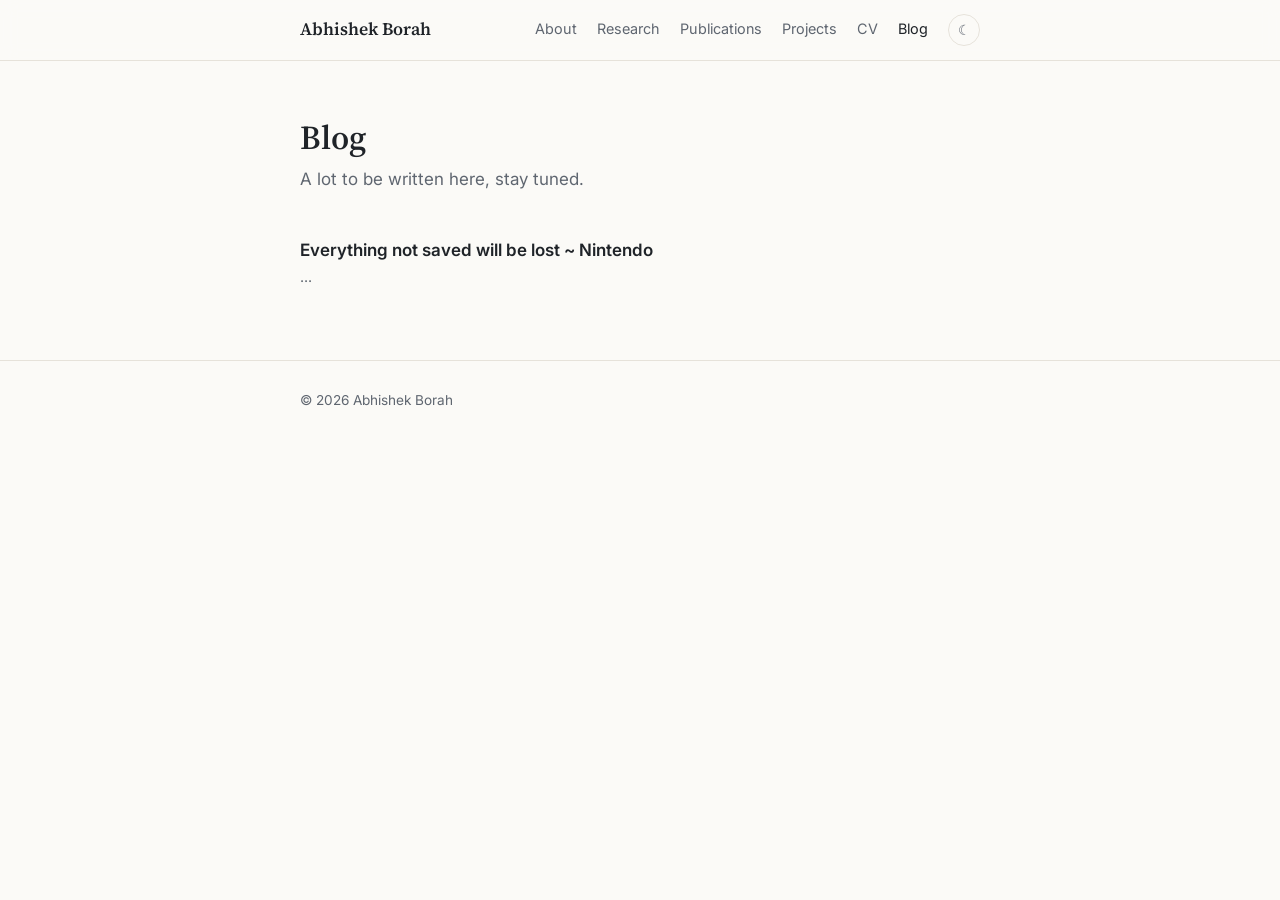
<file: blog/index.html>
<!DOCTYPE html>
<html lang="en">
<head>
  <meta charset="utf-8">
  <meta name="viewport" content="width=device-width, initial-scale=1">
  <title>Blog — Abhishek Borah</title>
  <link href="https://fonts.googleapis.com/css2?family=Inter:wght@400;500;600&family=Source+Serif+4:opsz,wght@8..60,500;8..60,600&display=swap" rel="stylesheet">
  <link rel="stylesheet" href="../assets/css/style.css">
  <script src="../assets/js/main.js"></script>
</head>
<body>
<header class="site-header">
  <div class="wrap">
    <a class="brand" href="../">Abhishek Borah</a>
    <button class="menu-btn" aria-label="Menu">☰</button>
    <nav class="nav">
      <a href="../#about">About</a>
      <a href="../#research">Research</a>
      <a href="../#publications">Publications</a>
      <a href="../#projects">Projects</a>
      <a href="../#cv">CV</a>
      <a href="./" class="active">Blog</a>
      <button class="theme-toggle" aria-label="Toggle dark mode">☾</button>
    </nav>
  </div>
</header>

<main class="wrap">
  <article class="post">
    <h1>Blog</h1>
    <p class="muted">A lot to be written here, stay tuned.</p>

    <!-- Add new posts at the top of this list -->
    <ul class="post-list" style="margin-top:28px">
      <li>
        <a href="posts/hello-world.html">Everything not saved will be lost ~ Nintendo</a>
        <div class="muted small"> ... </div>
      </li>
    </ul>
  </article>
</main>

<footer><div class="wrap">© <span class="year"></span> Abhishek Borah</div></footer>
</body>
</html>
</file>
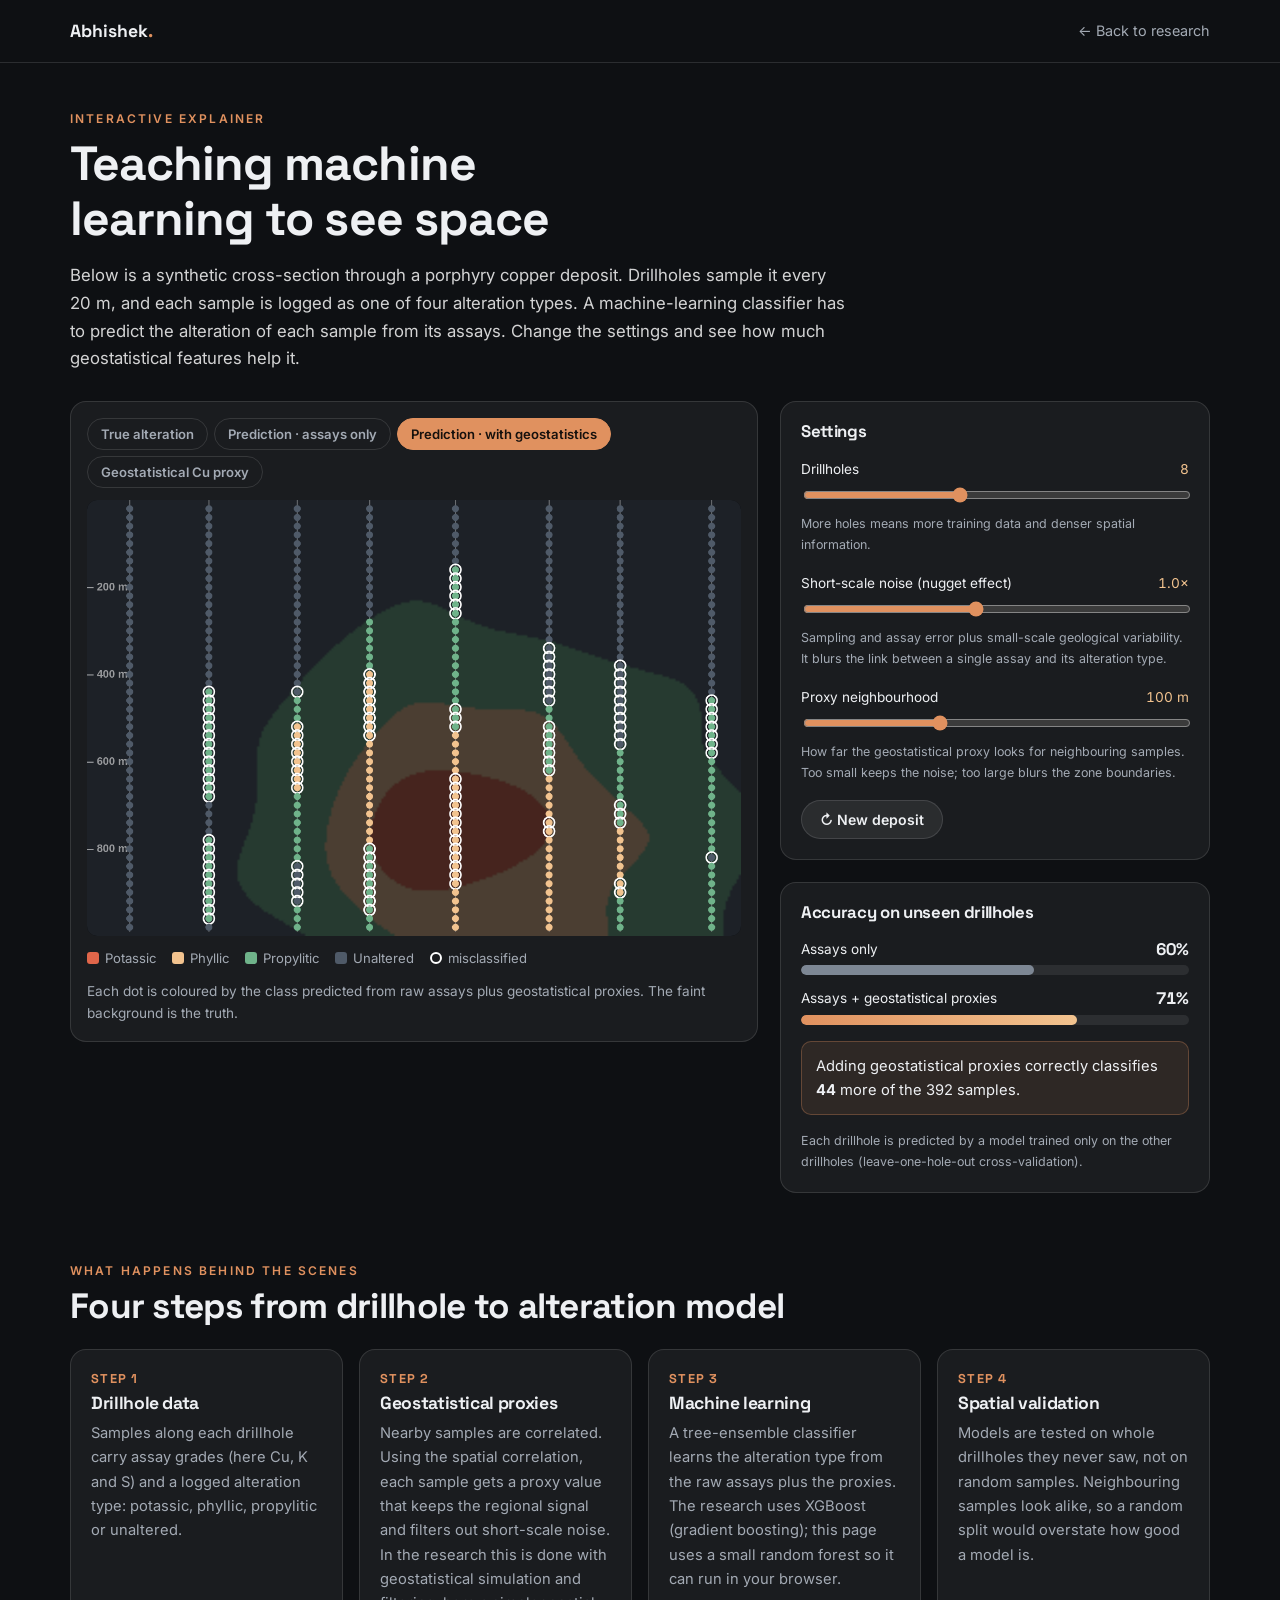
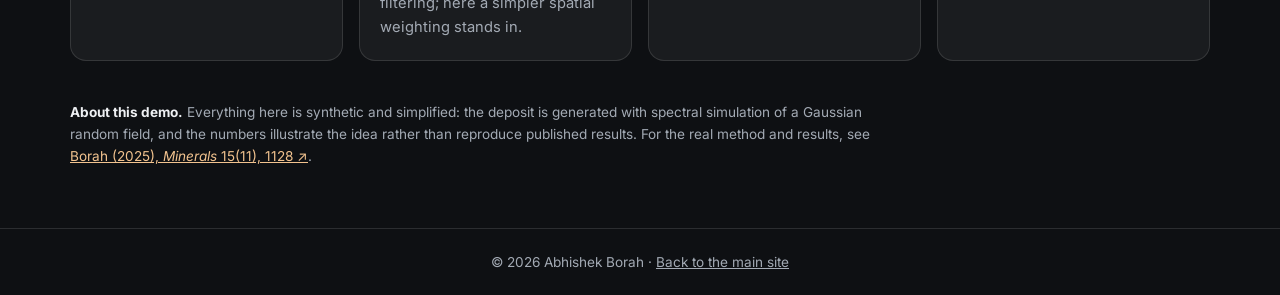
<file: research-explorer.html>
<!DOCTYPE html>
<html lang="en">
<head>
<meta charset="utf-8">
<meta name="viewport" content="width=device-width, initial-scale=1">
<title>Research Explorer — Abhishek Borah</title>
<meta name="description" content="Interactive explainer: how geostatistical proxies help machine learning classify hydrothermal alteration from drillhole data.">
<link rel="preconnect" href="https://fonts.googleapis.com">
<link rel="preconnect" href="https://fonts.gstatic.com" crossorigin>
<link href="https://fonts.googleapis.com/css2?family=Space+Grotesk:wght@500;600;700&family=Inter:wght@400;500;600&display=swap" rel="stylesheet">
<link rel="icon" href="data:image/svg+xml,<svg xmlns='http://www.w3.org/2000/svg' viewBox='0 0 100 100'><rect width='100' height='100' rx='24' fill='%23e0915f'/><text x='50' y='68' font-size='52' text-anchor='middle' fill='%23111' font-family='Arial' font-weight='700'>A</text></svg>">
<style>
  :root{
    --bg:#0e1013; --bg-2:#15181d; --glass:rgba(255,255,255,.05); --glass-brd:rgba(255,255,255,.12);
    --text:#eef0f3; --muted:#a3aab4; --accent:#e0915f; --accent-2:#f2c38f; --good:#8fd19e;
    --radius:16px; --display:"Space Grotesk",system-ui,sans-serif; --sans:"Inter",system-ui,sans-serif;
    color-scheme:dark;
  }
  *,*::before,*::after{box-sizing:border-box}
  body{margin:0;background:var(--bg);color:var(--text);font:16px/1.65 var(--sans);-webkit-font-smoothing:antialiased}
  a{color:var(--accent-2)}
  .wrap{max-width:1180px;margin:0 auto;padding-inline:20px}
  h1,h2,h3{font-family:var(--display);letter-spacing:-.02em;line-height:1.15;margin:0;text-wrap:balance}
  .eyebrow{font:600 .75rem var(--sans);letter-spacing:.18em;text-transform:uppercase;color:var(--accent)}
  .muted{color:var(--muted)}
  .glass{background:var(--glass);border:1px solid var(--glass-brd);border-radius:var(--radius)}

  .top{border-bottom:1px solid var(--glass-brd)}
  .top .wrap{display:flex;align-items:center;justify-content:space-between;height:62px}
  .logo{font:700 1.1rem var(--display);color:var(--text);text-decoration:none}
  .logo span{color:var(--accent)}
  .back{font-size:.9rem;color:var(--muted);text-decoration:none}
  .back:hover{color:var(--text)}

  .intro{padding-block:48px 28px;max-width:780px}
  .intro h1{font-size:clamp(1.9rem,4.4vw,3rem);margin:10px 0 16px}
  .intro p{margin:0;color:rgba(255,255,255,.82);font-size:1.05rem}

  .lab{display:grid;grid-template-columns:minmax(0,1.6fr) minmax(0,1fr);gap:22px;align-items:start;padding-bottom:40px}
  @media(max-width:940px){.lab{grid-template-columns:1fr}}
  .viewer{padding:16px;min-width:0}
  .tabs{display:flex;flex-wrap:wrap;gap:6px;margin-bottom:12px}
  .tab{font:600 .82rem var(--sans);padding:7px 13px;border-radius:99px;border:1px solid var(--glass-brd);background:transparent;color:var(--muted);cursor:pointer}
  .tab[aria-pressed=true]{background:var(--accent);border-color:var(--accent);color:#16110d}
  .tab:focus-visible,button:focus-visible,input:focus-visible{outline:2px solid #fff;outline-offset:2px}
  .canvas-box{position:relative;border-radius:10px;overflow:hidden;background:#0a0c0f}
  canvas#sec{display:block;width:100%;height:auto;aspect-ratio:3/2;cursor:crosshair}
  .busy{position:absolute;right:10px;top:10px;font-size:.75rem;background:rgba(0,0,0,.6);padding:3px 10px;border-radius:99px;color:var(--accent-2);opacity:0;transition:opacity .2s}
  .busy.on{opacity:1}
  .tip{position:absolute;pointer-events:none;background:rgba(14,16,19,.94);border:1px solid var(--glass-brd);border-radius:10px;padding:9px 11px;font-size:.78rem;line-height:1.45;min-width:180px;opacity:0;transition:opacity .12s;z-index:3}
  .tip b{font-family:var(--display)}
  .tip table{border-collapse:collapse;margin-top:4px;font-variant-numeric:tabular-nums}
  .tip td{padding:0 8px 0 0}
  .legend{display:flex;flex-wrap:wrap;gap:6px 16px;margin-top:12px;font-size:.82rem;color:var(--muted);align-items:center}
  .sw{display:inline-block;width:12px;height:12px;border-radius:3px;margin-right:6px;vertical-align:-1px}
  .ring{display:inline-block;width:12px;height:12px;border-radius:50%;border:2px solid #fff;margin-right:6px;vertical-align:-1px}
  .caption{font-size:.85rem;color:var(--muted);margin:10px 0 0}

  .side{display:grid;gap:22px;min-width:0}
  .panel{padding:20px;display:grid;gap:16px}
  .panel h2{font-size:1.05rem}
  .ctrl label{display:flex;justify-content:space-between;gap:10px;font-size:.85rem;margin-bottom:4px}
  .ctrl output{color:var(--accent-2);font-variant-numeric:tabular-nums}
  .ctrl p{margin:4px 0 0;font-size:.78rem;color:var(--muted)}
  input[type=range]{width:100%;accent-color:var(--accent)}
  .btn{display:inline-flex;align-items:center;gap:8px;padding:10px 18px;border-radius:999px;font:600 .88rem var(--sans);cursor:pointer;border:1px solid var(--glass-brd);background:rgba(255,255,255,.07);color:var(--text)}
  .btn:hover{background:rgba(255,255,255,.14)}
  .bars{display:grid;gap:12px}
  .bar-row{display:grid;gap:5px}
  .bar-head{display:flex;justify-content:space-between;font-size:.85rem}
  .bar-head b{font:700 1.05rem var(--display);font-variant-numeric:tabular-nums}
  .bar{height:10px;border-radius:99px;background:rgba(255,255,255,.08);overflow:hidden}
  .bar i{display:block;height:100%;border-radius:inherit;transition:width .6s cubic-bezier(.2,.7,.2,1)}
  .bar.raw i{background:#7d8794}
  .bar.geo i{background:linear-gradient(90deg,var(--accent),var(--accent-2))}
  .verdict{font-size:.92rem;margin:0;padding:12px 14px;border-radius:10px;background:rgba(224,145,95,.1);border:1px solid rgba(224,145,95,.3)}

  .steps{padding-block:30px 20px}
  .steps h2{font-size:clamp(1.6rem,3.4vw,2.2rem);margin:8px 0 22px}
  .step-grid{display:grid;grid-template-columns:repeat(auto-fit,minmax(240px,1fr));gap:16px}
  .step{padding:20px}
  .step .n{font:700 .8rem var(--display);color:var(--accent);letter-spacing:.1em}
  .step h3{font-size:1.1rem;margin:6px 0 8px}
  .step p{margin:0;font-size:.92rem;color:var(--muted)}
  .fine{padding-block:20px 50px;font-size:.85rem;color:var(--muted);max-width:820px}
  .fine p{margin:0 0 10px}
  footer{border-top:1px solid var(--glass-brd);padding:22px 0;color:var(--muted);font-size:.85rem;text-align:center}
  footer a{color:var(--muted)}
  @media(prefers-reduced-motion:reduce){.bar i{transition:none}}
</style>
</head>
<body>

<div class="top"><div class="wrap">
  <a class="logo" href="index.html">Abhishek<span>.</span></a>
  <a class="back" href="index.html#research">← Back to research</a>
</div></div>

<main class="wrap">
  <section class="intro">
    <div class="eyebrow">Interactive explainer</div>
    <h1>Teaching machine learning to see space</h1>
    <p>Below is a synthetic cross-section through a porphyry copper deposit. Drillholes sample it every 20 m, and each sample is logged as one of four alteration types. A machine-learning classifier has to predict the alteration of each sample from its assays. Change the settings and see how much geostatistical features help it.</p>
  </section>

  <section class="lab" aria-label="Interactive model">
    <div class="viewer glass">
      <div class="tabs" role="group" aria-label="What to show">
        <button class="tab" data-view="truth" aria-pressed="false">True alteration</button>
        <button class="tab" data-view="pred" data-set="raw" aria-pressed="false">Prediction · assays only</button>
        <button class="tab" data-view="pred" data-set="geo" aria-pressed="true">Prediction · with geostatistics</button>
        <button class="tab" data-view="proxy" aria-pressed="false">Geostatistical Cu proxy</button>
      </div>
      <div class="canvas-box">
        <canvas id="sec" width="1200" height="800" aria-label="Cross-section of the synthetic deposit"></canvas>
        <div class="busy" id="busy">Training models…</div>
        <div class="tip" id="tip"></div>
      </div>
      <div class="legend" id="legend"></div>
      <p class="caption" id="caption"></p>
    </div>

    <div class="side">
      <div class="panel glass">
        <h2>Settings</h2>
        <div class="ctrl">
          <label for="nHoles">Drillholes <output id="oHoles"></output></label>
          <input type="range" id="nHoles" min="4" max="14" step="1" value="8">
          <p>More holes means more training data and denser spatial information.</p>
        </div>
        <div class="ctrl">
          <label for="noise">Short-scale noise (nugget effect) <output id="oNoise"></output></label>
          <input type="range" id="noise" min="0.2" max="2" step="0.1" value="1">
          <p>Sampling and assay error plus small-scale geological variability. It blurs the link between a single assay and its alteration type.</p>
        </div>
        <div class="ctrl">
          <label for="range">Proxy neighbourhood <output id="oRange"></output></label>
          <input type="range" id="range" min="20" max="250" step="10" value="100">
          <p>How far the geostatistical proxy looks for neighbouring samples. Too small keeps the noise; too large blurs the zone boundaries.</p>
        </div>
        <div><button class="btn" id="regen" type="button">↻ New deposit</button></div>
      </div>

      <div class="panel glass" aria-live="polite">
        <h2>Accuracy on unseen drillholes</h2>
        <div class="bars">
          <div class="bar-row">
            <div class="bar-head"><span>Assays only</span><b id="accRaw">–</b></div>
            <div class="bar raw"><i id="barRaw" style="width:0"></i></div>
          </div>
          <div class="bar-row">
            <div class="bar-head"><span>Assays + geostatistical proxies</span><b id="accGeo">–</b></div>
            <div class="bar geo"><i id="barGeo" style="width:0"></i></div>
          </div>
        </div>
        <p class="verdict" id="verdict">Training…</p>
        <p class="muted" style="margin:0;font-size:.78rem">Each drillhole is predicted by a model trained only on the other drillholes (leave-one-hole-out cross-validation).</p>
      </div>
    </div>
  </section>

  <section class="steps">
    <div class="eyebrow">What happens behind the scenes</div>
    <h2>Four steps from drillhole to alteration model</h2>
    <div class="step-grid">
      <div class="step glass"><div class="n">STEP 1</div><h3>Drillhole data</h3><p>Samples along each drillhole carry assay grades (here Cu, K and S) and a logged alteration type: potassic, phyllic, propylitic or unaltered.</p></div>
      <div class="step glass"><div class="n">STEP 2</div><h3>Geostatistical proxies</h3><p>Nearby samples are correlated. Using the spatial correlation, each sample gets a proxy value that keeps the regional signal and filters out short-scale noise. In the research this is done with geostatistical simulation and filtering; here a simpler spatial weighting stands in.</p></div>
      <div class="step glass"><div class="n">STEP 3</div><h3>Machine learning</h3><p>A tree-ensemble classifier learns the alteration type from the raw assays plus the proxies. The research uses XGBoost (gradient boosting); this page uses a small random forest so it can run in your browser.</p></div>
      <div class="step glass"><div class="n">STEP 4</div><h3>Spatial validation</h3><p>Models are tested on whole drillholes they never saw, not on random samples. Neighbouring samples look alike, so a random split would overstate how good a model is.</p></div>
    </div>
  </section>

  <section class="fine">
    <p><b style="color:var(--text)">About this demo.</b> Everything here is synthetic and simplified: the deposit is generated with spectral simulation of a Gaussian random field, and the numbers illustrate the idea rather than reproduce published results. For the real method and results, see <a href="https://doi.org/10.3390/min15111128" target="_blank" rel="noopener">Borah (2025), <em>Minerals</em> 15(11), 1128 ↗</a>.</p>
  </section>
</main>

<footer>© <span id="year"></span> Abhishek Borah · <a href="index.html">Back to the main site</a></footer>

<script>
/* ---- Synthetic porphyry section + geostat proxies + tree ensemble ---- */
const CLASSES = [
  {name:'Potassic',   color:'#e0664a'},
  {name:'Phyllic',    color:'#f2c38f'},
  {name:'Propylitic', color:'#6fb38a'},
  {name:'Unaltered',  color:'#4f5a68'}
];
const VARS = ['Cu','K','S'];
// mean assay (standardised units) per class: rows = variable, cols = class
const MEAN = {Cu:[2.0,1.25,0.45,0.0], K:[1.9,0.4,0.7,0.2], S:[1.0,2.0,0.85,0.1]};
const W = 1.5, H = 1.0;          // section is 1500 m x 1000 m (units of km)

function mulberry32(a){return function(){a|=0;a=a+0x6D2B79F5|0;let t=Math.imul(a^a>>>15,1|a);t=t+Math.imul(t^t>>>7,61|t)^t;return((t^t>>>14)>>>0)/4294967296}}
function gauss(r){let u=0;while(!u)u=r();return Math.sqrt(-2*Math.log(u))*Math.cos(2*Math.PI*r())}
// Spectral simulation of a Gaussian random field with Gaussian covariance exp(-(h/a)^2)
function spectralField(r, a, N=48){
  const s = Math.SQRT2 / a, w = [];
  for (let k=0;k<N;k++) w.push([gauss(r)*s, gauss(r)*s, r()*2*Math.PI]);
  const c = Math.sqrt(2/N);
  return (x,y) => { let v=0; for (const [p,q,f] of w) v += Math.cos(p*x+q*y+f); return v*c; };
}
function makeWorld(seed){
  const r = mulberry32(seed);
  const warp = spectralField(r, 0.22), fld = {Cu:spectralField(r,0.3), K:spectralField(r,0.3), S:spectralField(r,0.3)};
  const cx = 0.5 + r()*0.5, cy = 0.74 + r()*0.12;
  const zone = (x,y) => { const d = Math.hypot(x-cx, (y-cy)*1.15) + 0.075*warp(x,y); return d<0.2?0 : d<0.38?1 : d<0.62?2 : 3; };
  return {seed, zone, fld, cx, cy};
}
function drill(world, nHoles, noise){
  const S = [];
  for (let h=0; h<nHoles; h++){
    const r = mulberry32(world.seed*131 + h*977 + 7);
    const x = 0.08 + (W-0.16)*(nHoles===1?0.5:h/(nHoles-1)) + (r()-0.5)*0.05;
    for (let y=0.02; y<0.99; y+=0.02){
      const z = world.zone(x,y), s = {hole:h, x, y, z, raw:[], prox:[]};
      for (const v of VARS) s.raw.push(MEAN[v][z] + 0.45*world.fld[v](x,y) + noise*gauss(r));
      S.push(s);
    }
  }
  return S;
}
// Geostatistical proxy: neighbourhood-weighted estimate that filters the short-scale (nugget) part.
function proxies(S, h){
  const h2 = h*h, cut = 9*h2;
  for (const s of S){
    const acc = [0,0,0]; let wsum = 0;
    for (const t of S){
      const d2 = (s.x-t.x)**2 + (s.y-t.y)**2; if (d2 > cut) continue;
      const w = Math.exp(-d2/h2); wsum += w;
      for (let k=0;k<3;k++) acc[k] += w*t.raw[k];
    }
    s.prox = acc.map(a => a/wsum);
  }
}
function proxyAt(S, h, x, y, k){
  const h2=h*h, cut=9*h2; let a=0, ws=0;
  for (const t of S){ const d2=(x-t.x)**2+(y-t.y)**2; if (d2>cut) continue; const w=Math.exp(-d2/h2); ws+=w; a+=w*t.raw[k]; }
  return ws > 1e-6 ? a/ws : null;
}
/* ---- small random-forest (bagged CART) ---- */
function buildTree(X, y, idx, depth, r, K){
  const n = idx.length, cnt = new Array(K).fill(0);
  for (const i of idx) cnt[y[i]]++;
  let maj = 0; for (let k=1;k<K;k++) if (cnt[k]>cnt[maj]) maj=k;
  if (depth >= 7 || n < 6 || cnt[maj] === n) return {p: cnt.map(c=>c/n)};
  const F = X[0].length, m = Math.ceil(F/2), feats = [];
  const pool = [...Array(F).keys()];
  while (feats.length < m) feats.push(pool.splice(Math.floor(r()*pool.length),1)[0]);
  let best = null;
  const gini = c => { let t=0,s=0; for (const v of c) t+=v; if(!t) return 0; for (const v of c) s+=(v/t)**2; return 1-s; };
  for (const f of feats){
    const ord = idx.slice().sort((a,b)=>X[a][f]-X[b][f]);
    const L = new Array(K).fill(0), R = cnt.slice();
    for (let j=0;j<n-1;j++){
      const c = y[ord[j]]; L[c]++; R[c]--;
      const a = X[ord[j]][f], b = X[ord[j+1]][f];
      if (a === b || j < 2 || j > n-4) continue;
      const g = ((j+1)*gini(L) + (n-j-1)*gini(R))/n;
      if (!best || g < best.g) best = {g, f, t:(a+b)/2};
    }
  }
  if (!best) return {p: cnt.map(c=>c/n)};
  const li = [], ri = [];
  for (const i of idx) (X[i][best.f] <= best.t ? li : ri).push(i);
  return {f:best.f, t:best.t, l:buildTree(X,y,li,depth+1,r,K), r:buildTree(X,y,ri,depth+1,r,K)};
}
function predTree(t, x){ while (!t.p) t = x[t.f] <= t.t ? t.l : t.r; return t.p; }
function forest(X, y, seed, K=4, nTrees=20){
  const r = mulberry32(seed), trees = [];
  for (let b=0;b<nTrees;b++){
    const idx = []; for (let i=0;i<X.length;i++) idx.push(Math.floor(r()*X.length));
    trees.push(buildTree(X,y,idx,0,r,K));
  }
  return x => { const p = new Array(K).fill(0); for (const t of trees){ const q = predTree(t,x); for (let k=0;k<K;k++) p[k]+=q[k]; } let m=0; for (let k=1;k<K;k++) if(p[k]>p[m]) m=k; return m; };
}
// Leave-one-drillhole-out cross-validation: each hole is predicted by a model that never saw its labels.
function crossValidate(S, nHoles, useProx, seed){
  const feat = s => useProx ? s.raw.concat(s.prox) : s.raw;
  const pred = new Array(S.length);
  for (let h=0; h<nHoles; h++){
    const tr = S.filter(s=>s.hole!==h);
    const model = forest(tr.map(feat), tr.map(s=>s.z), seed + h);
    S.forEach((s,i) => { if (s.hole===h) pred[i] = model(feat(s)); });
  }
  let ok = 0; S.forEach((s,i)=>{ if (pred[i]===s.z) ok++; });
  return {pred, acc: ok/S.length, wrong: S.length-ok};
}


(function(){
  const $ = id => document.getElementById(id);
  const cv = $('sec'), ctx = cv.getContext('2d');
  const state = {seed: 7, nHoles: 8, noise: 1, range: 100, view: 'pred', set: 'geo', S: [], res: null, truthImg: null, proxyImg: null, proxyKey: ''};

  // ---- layers ----
  function hexRgb(h){ const n = parseInt(h.slice(1),16); return [n>>16, n>>8&255, n&255]; }
  const RGB = CLASSES.map(c => hexRgb(c.color));
  function truthLayer(world){
    const w = 300, h = 200, off = document.createElement('canvas'); off.width = w; off.height = h;
    const c = off.getContext('2d'), img = c.createImageData(w, h);
    for (let j=0;j<h;j++) for (let i=0;i<w;i++){
      const z = world.zone((i+.5)/w*W, (j+.5)/h*H), o = (j*w+i)*4, [r,g,b] = RGB[z];
      img.data[o]=r; img.data[o+1]=g; img.data[o+2]=b; img.data[o+3]=255;
    }
    c.putImageData(img,0,0); return off;
  }
  // sequential ramp for the proxy map: deep blue-grey → accent → pale gold
  const RAMP = [[20,26,36],[64,58,78],[150,80,70],[224,145,95],[248,214,160]];
  function ramp(t){ t = Math.max(0,Math.min(1,t))*(RAMP.length-1); const i = Math.min(RAMP.length-2, Math.floor(t)), f = t-i; return RAMP[i].map((v,k)=>Math.round(v+(RAMP[i+1][k]-v)*f)); }
  function proxyLayer(){
    const w = 150, h = 100, off = document.createElement('canvas'); off.width = w; off.height = h;
    const c = off.getContext('2d'), img = c.createImageData(w, h), hh = state.range/1000;
    for (let j=0;j<h;j++) for (let i=0;i<w;i++){
      const v = proxyAt(state.S, Math.max(hh, 0.06), (i+.5)/w*W, (j+.5)/h*H, 0), o = (j*w+i)*4;
      if (v === null){ img.data[o+3] = 0; continue; }
      const [r,g,b] = ramp((v+0.3)/2.6); img.data[o]=r; img.data[o+1]=g; img.data[o+2]=b; img.data[o+3]=255;
    }
    c.putImageData(img,0,0); return off;
  }

  // ---- drawing ----
  const X = x => x/W*cv.width, Y = y => y/H*cv.height;
  function draw(){
    const {view, S, res} = state;
    ctx.clearRect(0,0,cv.width,cv.height);
    ctx.fillStyle = '#0a0c0f'; ctx.fillRect(0,0,cv.width,cv.height);
    ctx.imageSmoothingEnabled = true;
    if (view === 'proxy'){
      const key = state.seed+'|'+state.nHoles+'|'+state.noise+'|'+state.range;
      if (state.proxyKey !== key){ state.proxyImg = proxyLayer(); state.proxyKey = key; }
      ctx.drawImage(state.proxyImg, 0, 0, cv.width, cv.height);
    } else {
      ctx.globalAlpha = view === 'truth' ? 1 : 0.28;
      ctx.drawImage(state.truthImg, 0, 0, cv.width, cv.height);
      ctx.globalAlpha = 1;
    }
    // depth ticks
    ctx.fillStyle = 'rgba(255,255,255,.55)'; ctx.font = '600 20px Inter, sans-serif'; ctx.textBaseline = 'middle';
    for (let d=200; d<1000; d+=200){ ctx.fillRect(0, Y(d/1000), 12, 2); ctx.fillText(d+' m', 18, Y(d/1000)); }
    // holes
    const holes = {};
    S.forEach(s => { (holes[s.hole] = holes[s.hole] || []).push(s); });
    ctx.strokeStyle = 'rgba(255,255,255,.35)'; ctx.lineWidth = 2;
    Object.values(holes).forEach(hs => { ctx.beginPath(); ctx.moveTo(X(hs[0].x), 0); ctx.lineTo(X(hs[hs.length-1].x), Y(0.99)); ctx.stroke(); });
    // samples
    const pred = res && view === 'pred' ? res[state.set].pred : null;
    S.forEach((s,i) => {
      const cx = X(s.x), cy = Y(s.y);
      if (view === 'truth'){ ctx.fillStyle = 'rgba(255,255,255,.85)'; ctx.beginPath(); ctx.arc(cx,cy,3,0,7); ctx.fill(); return; }
      if (view === 'proxy'){ ctx.fillStyle = 'rgba(255,255,255,.7)'; ctx.beginPath(); ctx.arc(cx,cy,2.6,0,7); ctx.fill(); return; }
      const z = pred ? pred[i] : s.z;
      ctx.fillStyle = CLASSES[z].color; ctx.beginPath(); ctx.arc(cx,cy,6.5,0,7); ctx.fill();
      if (pred && pred[i] !== s.z){ ctx.strokeStyle = '#fff'; ctx.lineWidth = 3; ctx.beginPath(); ctx.arc(cx,cy,10,0,7); ctx.stroke(); }
    });
    if (state.hover != null){
      const s = S[state.hover]; ctx.strokeStyle = '#fff'; ctx.lineWidth = 2; ctx.beginPath(); ctx.arc(X(s.x),Y(s.y),14,0,7); ctx.stroke();
    }
  }
  function legend(){
    const L = $('legend'); L.innerHTML = '';
    if (state.view === 'proxy'){
      L.innerHTML = '<span><span class="sw" style="background:linear-gradient(90deg,#141a24,#e0915f,#f8d6a0);width:60px"></span>low → high Cu proxy</span><span><span class="sw" style="background:#fff;border-radius:50%;width:8px;height:8px"></span>samples</span>';
    } else {
      CLASSES.forEach(c => { const s = document.createElement('span'); s.innerHTML = `<span class="sw" style="background:${c.color}"></span>${c.name}`; L.appendChild(s); });
      if (state.view === 'pred') L.insertAdjacentHTML('beforeend', '<span><span class="ring"></span>misclassified</span>');
    }
    const cap = {
      truth: 'The true alteration zones. In reality nobody sees this: we only know the logged type at the drillhole samples.',
      pred: state.set === 'geo' ? 'Each dot is coloured by the class predicted from raw assays plus geostatistical proxies. The faint background is the truth.'
                                : 'Each dot is coloured by the class predicted from the raw assays alone. The faint background is the truth.',
      proxy: 'The Cu proxy mapped across the section: a spatially filtered version of the Cu assays. It follows the potassic core far more smoothly than the individual samples do.'
    };
    $('caption').textContent = cap[state.view];
  }

  // ---- compute ----
  let timer;
  function recompute(newWorld){
    $('busy').classList.add('on');
    clearTimeout(timer);
    timer = setTimeout(() => {
      if (newWorld || !state.world || state.world.seed !== state.seed){ state.world = makeWorld(state.seed); state.truthImg = truthLayer(state.world); }
      state.S = drill(state.world, state.nHoles, state.noise);
      proxies(state.S, state.range/1000);
      state.res = { raw: crossValidate(state.S, state.nHoles, false, 11), geo: crossValidate(state.S, state.nHoles, true, 11) };
      const a = state.res.raw.acc, b = state.res.geo.acc, n = state.S.length;
      $('accRaw').textContent = Math.round(a*100) + '%'; $('accGeo').textContent = Math.round(b*100) + '%';
      $('barRaw').style.width = (a*100) + '%'; $('barGeo').style.width = (b*100) + '%';
      const diff = state.res.raw.wrong - state.res.geo.wrong;
      $('verdict').innerHTML = diff > 0
        ? `Adding geostatistical proxies correctly classifies <b>${diff}</b> more of the ${n} samples.`
        : diff === 0 ? `Both feature sets score the same here. Try raising the noise: that is where spatial information helps most.`
        : `Here the raw assays win by ${-diff} samples. With little noise or a very large neighbourhood, the proxies add little or blur the boundaries.`;
      $('busy').classList.remove('on');
      draw(); legend();
    }, 40);
  }

  // ---- controls ----
  function syncOutputs(){
    $('oHoles').textContent = state.nHoles;
    $('oNoise').textContent = state.noise.toFixed(1) + '×';
    $('oRange').textContent = state.range + ' m';
  }
  $('nHoles').oninput = e => { state.nHoles = +e.target.value; syncOutputs(); recompute(); };
  $('noise').oninput = e => { state.noise = +e.target.value; syncOutputs(); recompute(); };
  $('range').oninput = e => { state.range = +e.target.value; syncOutputs(); recompute(); };
  $('regen').onclick = () => { state.seed = Math.floor(Math.random()*1e6); recompute(true); };
  document.querySelectorAll('.tab').forEach(t => t.onclick = () => {
    document.querySelectorAll('.tab').forEach(x => x.setAttribute('aria-pressed', x === t));
    state.view = t.dataset.view; if (t.dataset.set) state.set = t.dataset.set;
    draw(); legend();
  });

  // ---- hover details ----
  const tip = $('tip');
  const f = v => v.toFixed(2);
  cv.addEventListener('mousemove', e => {
    const r = cv.getBoundingClientRect(), mx = (e.clientX - r.left)/r.width*cv.width, my = (e.clientY - r.top)/r.height*cv.height;
    let best = null, bd = 22*22*(cv.width/r.width)**2;
    state.S.forEach((s,i) => { const d = (X(s.x)-mx)**2 + (Y(s.y)-my)**2; if (d < bd){ bd = d; best = i; } });
    state.hover = best; draw();
    if (best == null){ tip.style.opacity = 0; return; }
    const s = state.S[best], pr = state.res.raw.pred[best], pg = state.res.geo.pred[best];
    const mark = p => p === s.z ? '<span style="color:var(--good)">✓</span>' : '<span style="color:#f08a7a">✗</span>';
    tip.innerHTML = `<b>Hole ${s.hole+1} · ${Math.round(s.y*1000)} m deep</b><br>Logged: ${CLASSES[s.z].name}<br>
      Assays only: ${CLASSES[pr].name} ${mark(pr)}<br>With proxies: ${CLASSES[pg].name} ${mark(pg)}
      <table><tr><td></td><td class="muted">assay</td><td class="muted">proxy</td></tr>
      ${VARS.map((v,k)=>`<tr><td>${v}</td><td>${f(s.raw[k])}</td><td>${f(s.prox[k])}</td></tr>`).join('')}</table>`;
    const tx = e.clientX - r.left + 14, ty = e.clientY - r.top + 14;
    tip.style.left = Math.min(tx, r.width - 200) + 'px'; tip.style.top = Math.min(ty, r.height - 150) + 'px'; tip.style.opacity = 1;
  });
  cv.addEventListener('mouseleave', () => { tip.style.opacity = 0; state.hover = null; draw(); });

  $('year').textContent = new Date().getFullYear();
  syncOutputs(); recompute(true);
})();
</script>
</body>
</html>
</file>
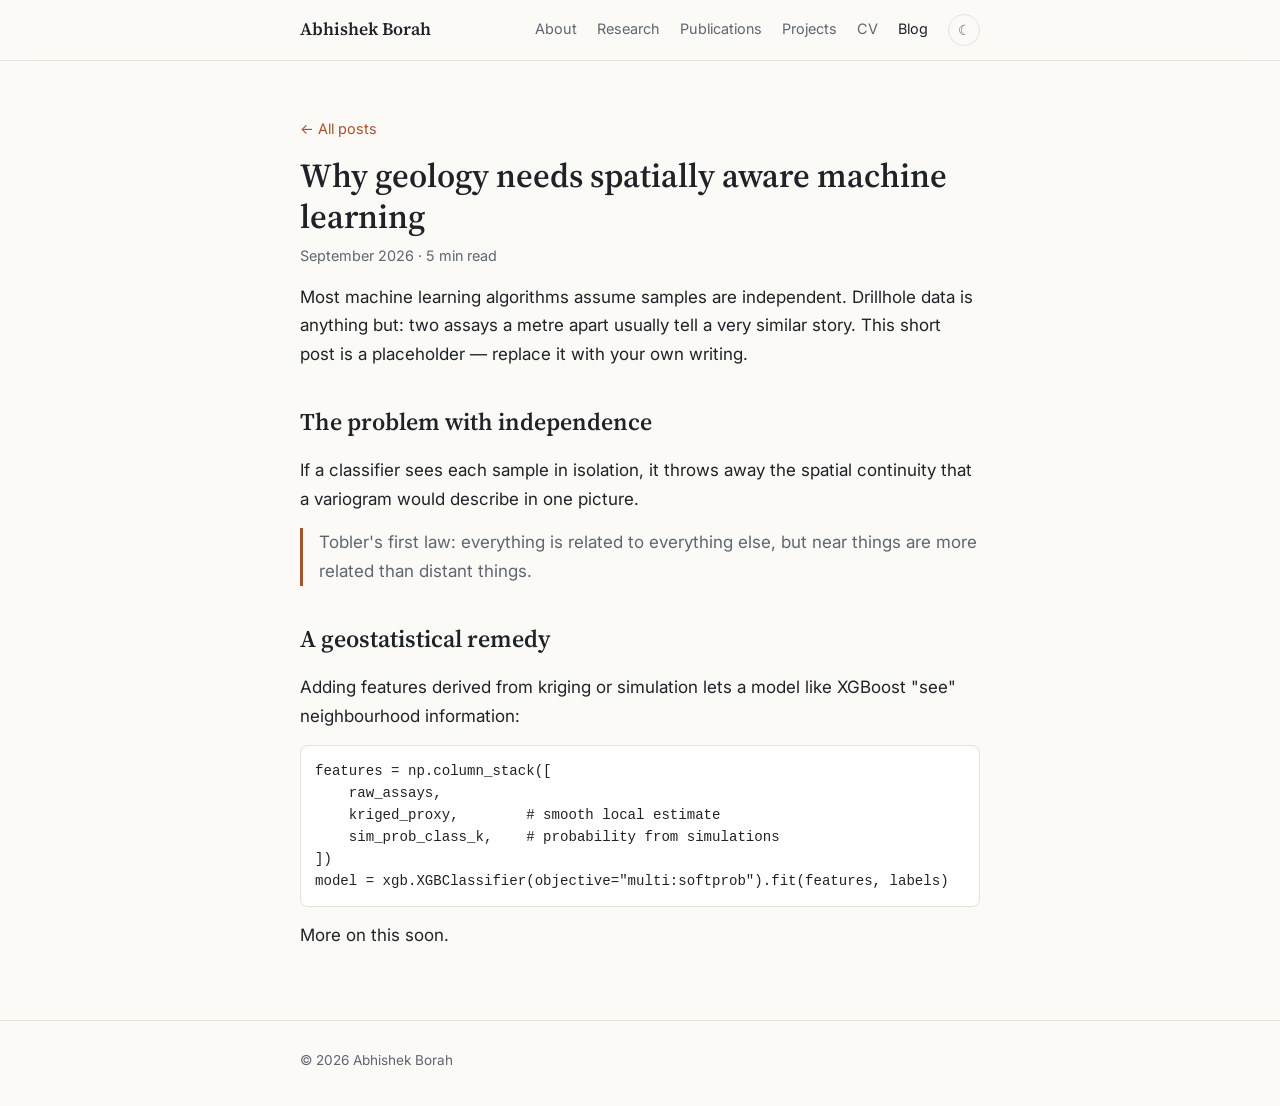
<file: blog/posts/hello-world.html>
<!DOCTYPE html>
<html lang="en">
<head>
  <meta charset="utf-8">
  <meta name="viewport" content="width=device-width, initial-scale=1">
  <title>Why geology needs spatially aware machine learning — Abhishek Borah</title>
  <link href="https://fonts.googleapis.com/css2?family=Inter:wght@400;500;600&family=Source+Serif+4:opsz,wght@8..60,500;8..60,600&family=JetBrains+Mono&display=swap" rel="stylesheet">
  <link rel="stylesheet" href="../../assets/css/style.css">
  <script src="../../assets/js/main.js"></script>
</head>
<body>
<header class="site-header">
  <div class="wrap">
    <a class="brand" href="../../">Abhishek Borah</a>
    <button class="menu-btn" aria-label="Menu">☰</button>
    <nav class="nav">
      <a href="../../#about">About</a>
      <a href="../../#research">Research</a>
      <a href="../../#publications">Publications</a>
      <a href="../../#projects">Projects</a>
      <a href="../../#cv">CV</a>
      <a href="../" class="active">Blog</a>
      <button class="theme-toggle" aria-label="Toggle dark mode">☾</button>
    </nav>
  </div>
</header>

<main class="wrap">
  <!-- TEMPLATE POST: copy this file to write a new post, then add it to blog/index.html -->
  <article class="post">
    <p class="muted small"><a href="../">← All posts</a></p>
    <h1>Why geology needs spatially aware machine learning</h1>
    <p class="muted small">September 2026 · 5 min read</p>

    <p>Most machine learning algorithms assume samples are independent. Drillhole data is anything but: two assays a metre apart usually tell a very similar story. This short post is a placeholder — replace it with your own writing.</p>

    <h2>The problem with independence</h2>
    <p>If a classifier sees each sample in isolation, it throws away the spatial continuity that a variogram would describe in one picture.</p>

    <blockquote>Tobler's first law: everything is related to everything else, but near things are more related than distant things.</blockquote>

    <h2>A geostatistical remedy</h2>
    <p>Adding features derived from kriging or simulation lets a model like XGBoost "see" neighbourhood information:</p>
<pre><code>features = np.column_stack([
    raw_assays,
    kriged_proxy,        # smooth local estimate
    sim_prob_class_k,    # probability from simulations
])
model = xgb.XGBClassifier(objective="multi:softprob").fit(features, labels)</code></pre>

    <p>More on this soon.</p>
  </article>
</main>

<footer><div class="wrap">© <span class="year"></span> Abhishek Borah</div></footer>
</body>
</html>
</file>
<file: assets/css/style.css>
/* ==========================================================
   Minimal academic theme — Abhishek Borah
   Edit the tokens below to change colors/fonts site-wide.
   ========================================================== */
:root {
  --bg: #fbfaf7;
  --surface: #ffffff;
  --text: #1f2328;
  --muted: #5f6670;
  --rule: #e6e2da;
  --accent: #a4532a;          /* muted copper */
  --accent-soft: #f4e9e2;
  --serif: "Source Serif 4", Georgia, "Times New Roman", serif;
  --sans: "Inter", -apple-system, "Segoe UI", Roboto, sans-serif;
  --mono: "JetBrains Mono", ui-monospace, Menlo, Consolas, monospace;
  --maxw: 720px;
}
@media (prefers-color-scheme: dark) {
  :root:not([data-theme="light"]) {
    --bg: #15171a; --surface: #1c1f23; --text: #e7e4de; --muted: #9aa0a8;
    --rule: #2c3036; --accent: #e0915f; --accent-soft: #2b221c;
  }
}
:root[data-theme="dark"] {
  --bg: #15171a; --surface: #1c1f23; --text: #e7e4de; --muted: #9aa0a8;
  --rule: #2c3036; --accent: #e0915f; --accent-soft: #2b221c;
}

*, *::before, *::after { box-sizing: border-box; }
html { scroll-behavior: smooth; scroll-padding-top: 72px; }
body {
  margin: 0; background: var(--bg); color: var(--text);
  font: 17px/1.7 var(--sans); -webkit-font-smoothing: antialiased;
}
a { color: var(--accent); text-decoration: none; border-bottom: 1px solid transparent; transition: border-color .15s; }
a:hover { border-bottom-color: currentColor; }
img { max-width: 100%; display: block; }

.wrap { max-width: var(--maxw); margin: 0 auto; padding: 0 20px; }

/* ---------- header / nav ---------- */
.site-header {
  position: sticky; top: 0; z-index: 10;
  background: color-mix(in srgb, var(--bg) 88%, transparent);
  backdrop-filter: blur(8px); border-bottom: 1px solid var(--rule);
}
.site-header .wrap { display: flex; align-items: center; justify-content: space-between; height: 60px; gap: 16px; }
.brand { font-family: var(--serif); font-weight: 600; font-size: 1.1rem; color: var(--text); border: 0; white-space: nowrap; }
.nav { display: flex; gap: 20px; align-items: center; font-size: .9rem; }
.nav a { color: var(--muted); }
.nav a:hover, .nav a.active { color: var(--text); border-bottom-color: transparent; }
.theme-toggle {
  background: none; border: 1px solid var(--rule); color: var(--muted);
  width: 32px; height: 32px; border-radius: 50%; cursor: pointer; font-size: .9rem;
}
.menu-btn { display: none; background: none; border: 0; color: var(--text); font-size: 1.3rem; cursor: pointer; }
@media (max-width: 680px) {
  .menu-btn { display: block; }
  .nav { position: absolute; top: 60px; left: 0; right: 0; flex-direction: column; align-items: flex-start;
         background: var(--bg); border-bottom: 1px solid var(--rule); padding: 12px 20px 16px; gap: 10px; display: none; }
  .nav.open { display: flex; }
}

/* ---------- hero ---------- */
.hero { padding: 72px 0 40px; display: grid; grid-template-columns: 140px 1fr; gap: 32px; align-items: center; }
.avatar {
  width: 140px; height: 140px; border-radius: 50%; object-fit: cover;
  background: var(--accent-soft); color: var(--accent);
  display: grid; place-items: center; font: 600 2.6rem var(--serif);
}
.hero h1 { font: 600 2.4rem/1.15 var(--serif); margin: 0 0 8px; letter-spacing: -.01em; }
.hero .role { color: var(--muted); margin: 0 0 16px; }
.links { display: flex; flex-wrap: wrap; gap: 8px 18px; font-size: .92rem; }
@media (max-width: 560px) {
  .hero { grid-template-columns: 1fr; padding-top: 48px; gap: 20px; }
  .avatar { width: 110px; height: 110px; font-size: 2rem; }
  .hero h1 { font-size: 2rem; }
}

/* ---------- sections ---------- */
section { padding: 36px 0; border-top: 1px solid var(--rule); }
h2 { font: 600 1.5rem var(--serif); margin: 0 0 18px; }
h3 { font: 600 1.08rem var(--sans); margin: 0 0 4px; }
p { margin: 0 0 14px; }
.muted { color: var(--muted); }
.small { font-size: .9rem; }

.tags { display: flex; flex-wrap: wrap; gap: 8px; margin: 8px 0 0; padding: 0; list-style: none; }
.tags li { font-size: .8rem; padding: 3px 10px; border-radius: 999px; background: var(--accent-soft); color: var(--accent); }

/* news / timeline list */
.list { list-style: none; padding: 0; margin: 0; }
.list li { display: grid; grid-template-columns: 96px 1fr; gap: 16px; padding: 8px 0; }
.list .date { color: var(--muted); font-size: .88rem; font-variant-numeric: tabular-nums; padding-top: 2px; }
@media (max-width: 560px) { .list li { grid-template-columns: 1fr; gap: 0; } }

/* publications */
.pub { margin-bottom: 20px; }
.pub .title { font-weight: 600; }
.pub .venue { font-style: italic; color: var(--muted); }
.pub .actions { font-size: .85rem; display: flex; gap: 14px; margin-top: 2px; }
.me { text-decoration: underline; text-underline-offset: 3px; }

/* projects */
.cards { display: grid; gap: 16px; }
.card { background: var(--surface); border: 1px solid var(--rule); border-radius: 10px; padding: 18px 20px; }
.card p { margin: 6px 0 0; font-size: .95rem; }

/* blog */
.post-list { list-style: none; padding: 0; margin: 0; }
.post-list li { padding: 14px 0; border-bottom: 1px solid var(--rule); }
.post-list li:last-child { border-bottom: 0; }
.post-list a { font-weight: 600; color: var(--text); }
.post-list a:hover { color: var(--accent); }

article.post { padding: 56px 0; }
article.post h1 { font: 600 2.1rem/1.2 var(--serif); margin: 0 0 8px; }
article.post h2 { margin-top: 36px; }
article.post pre { background: var(--surface); border: 1px solid var(--rule); border-radius: 8px; padding: 14px; overflow-x: auto; font: .88rem/1.5 var(--mono); }
article.post blockquote { margin: 0 0 14px; padding-left: 16px; border-left: 3px solid var(--accent); color: var(--muted); }

.btn { display: inline-block; padding: 8px 16px; border: 1px solid var(--accent); border-radius: 6px; font-size: .92rem; }
.btn:hover { background: var(--accent); color: var(--bg); border-bottom-color: var(--accent); }

footer { border-top: 1px solid var(--rule); padding: 28px 0 40px; color: var(--muted); font-size: .85rem; }
</file>
